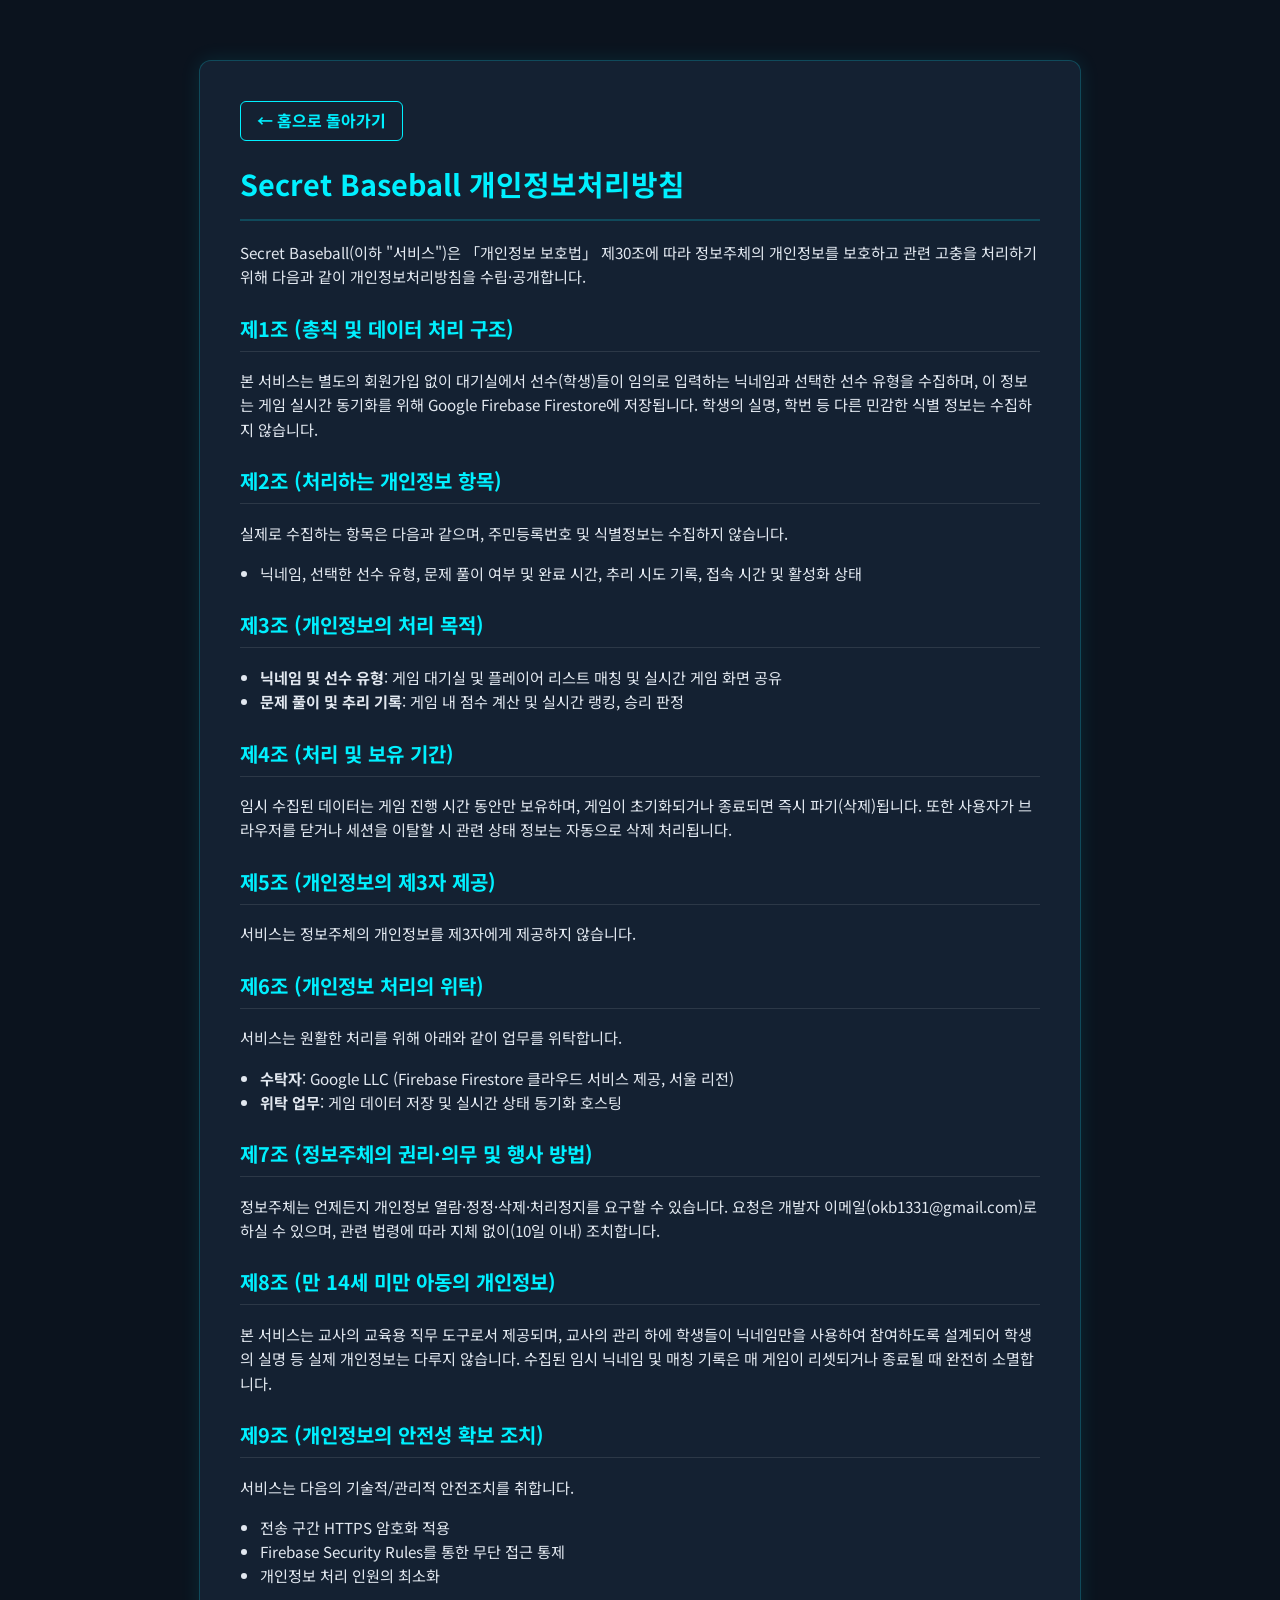
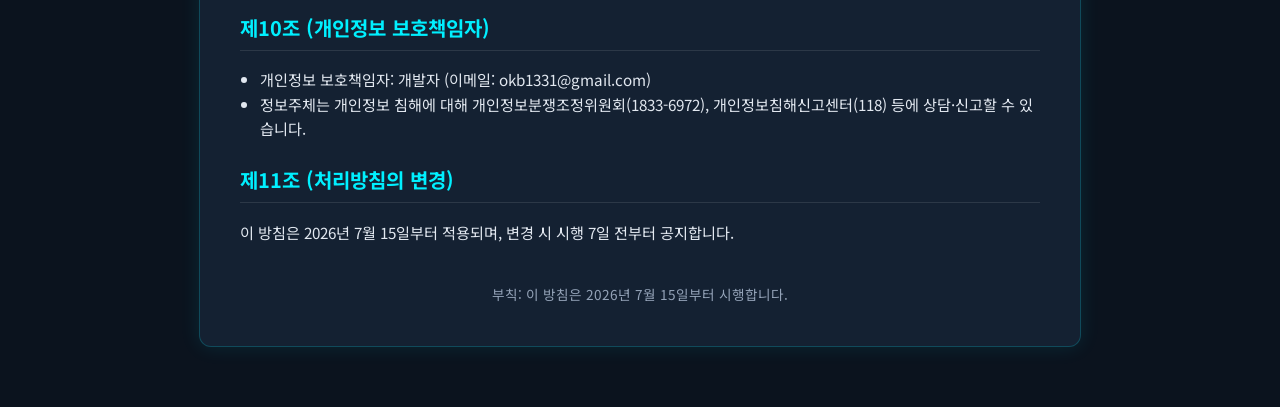
<file: privacy.html>
<!DOCTYPE html>
<html lang="ko">
<head>
  <meta charset="UTF-8">
  <meta name="viewport" content="width=device-width, initial-scale=1.0">
  <title>Secret Baseball - 개인정보처리방침</title>
  <link rel="preconnect" href="https://fonts.googleapis.com">
  <link rel="preconnect" href="https://fonts.gstatic.com" crossorigin>
  <link href="https://fonts.googleapis.com/css2?family=Noto+Sans+KR:wght@300;400;700;900&display=swap" rel="stylesheet">
  <style>
    :root {
      --bg-color: #0b131e;
      --card-bg: #142132;
      --text-color: #e2e8f0;
      --text-dim: #94a3b8;
      --primary-color: #00f0ff;
      --border-color: rgba(0, 240, 255, 0.2);
    }
    body {
      font-family: 'Noto Sans KR', sans-serif;
      background-color: var(--bg-color);
      color: var(--text-color);
      line-height: 1.6;
      margin: 0;
      padding: 20px;
    }
    .container {
      max-width: 800px;
      margin: 40px auto;
      background-color: var(--card-bg);
      padding: 40px;
      border-radius: 12px;
      border: 1px solid var(--border-color);
      box-shadow: 0 0 20px rgba(0, 240, 255, 0.1);
    }
    h1 {
      color: var(--primary-color);
      border-bottom: 2px solid var(--border-color);
      padding-bottom: 12px;
      font-size: 1.8rem;
      margin-top: 0;
    }
    h2 {
      color: var(--primary-color);
      font-size: 1.25rem;
      margin-top: 24px;
      border-bottom: 1px solid rgba(255, 255, 255, 0.1);
      padding-bottom: 6px;
    }
    p, li {
      color: var(--text-color);
      font-size: 0.95rem;
    }
    ul {
      padding-left: 20px;
    }
    .footer {
      margin-top: 40px;
      text-align: center;
      font-size: 0.85rem;
      color: var(--text-dim);
    }
    .back-btn {
      display: inline-block;
      margin-bottom: 20px;
      color: var(--primary-color);
      text-decoration: none;
      font-weight: bold;
      border: 1px solid var(--primary-color);
      padding: 6px 16px;
      border-radius: 6px;
      transition: all 0.3s ease;
    }
    .back-btn:hover {
      background-color: var(--primary-color);
      color: #000;
    }
  </style>
</head>
<body>
  <div class="container">
    <a href="./index.html" class="back-btn">← 홈으로 돌아가기</a>
    <h1>Secret Baseball 개인정보처리방침</h1>
    <p>Secret Baseball(이하 "서비스")은 「개인정보 보호법」 제30조에 따라 정보주체의 개인정보를 보호하고 관련 고충을 처리하기 위해 다음과 같이 개인정보처리방침을 수립·공개합니다.</p>

    <h2>제1조 (총칙 및 데이터 처리 구조)</h2>
    <p>본 서비스는 별도의 회원가입 없이 대기실에서 선수(학생)들이 임의로 입력하는 닉네임과 선택한 선수 유형을 수집하며, 이 정보는 게임 실시간 동기화를 위해 Google Firebase Firestore에 저장됩니다. 학생의 실명, 학번 등 다른 민감한 식별 정보는 수집하지 않습니다.</p>

    <h2>제2조 (처리하는 개인정보 항목)</h2>
    <p>실제로 수집하는 항목은 다음과 같으며, 주민등록번호 및 식별정보는 수집하지 않습니다.</p>
    <ul>
      <li>닉네임, 선택한 선수 유형, 문제 풀이 여부 및 완료 시간, 추리 시도 기록, 접속 시간 및 활성화 상태</li>
    </ul>

    <h2>제3조 (개인정보의 처리 목적)</h2>
    <ul>
      <li><strong>닉네임 및 선수 유형</strong>: 게임 대기실 및 플레이어 리스트 매칭 및 실시간 게임 화면 공유</li>
      <li><strong>문제 풀이 및 추리 기록</strong>: 게임 내 점수 계산 및 실시간 랭킹, 승리 판정</li>
    </ul>

    <h2>제4조 (처리 및 보유 기간)</h2>
    <p>임시 수집된 데이터는 게임 진행 시간 동안만 보유하며, 게임이 초기화되거나 종료되면 즉시 파기(삭제)됩니다. 또한 사용자가 브라우저를 닫거나 세션을 이탈할 시 관련 상태 정보는 자동으로 삭제 처리됩니다.</p>

    <h2>제5조 (개인정보의 제3자 제공)</h2>
    <p>서비스는 정보주체의 개인정보를 제3자에게 제공하지 않습니다.</p>

    <h2>제6조 (개인정보 처리의 위탁)</h2>
    <p>서비스는 원활한 처리를 위해 아래와 같이 업무를 위탁합니다.</p>
    <ul>
      <li><strong>수탁자</strong>: Google LLC (Firebase Firestore 클라우드 서비스 제공, 서울 리전)</li>
      <li><strong>위탁 업무</strong>: 게임 데이터 저장 및 실시간 상태 동기화 호스팅</li>
    </ul>

    <h2>제7조 (정보주체의 권리·의무 및 행사 방법)</h2>
    <p>정보주체는 언제든지 개인정보 열람·정정·삭제·처리정지를 요구할 수 있습니다. 요청은 개발자 이메일(okb1331@gmail.com)로 하실 수 있으며, 관련 법령에 따라 지체 없이(10일 이내) 조치합니다.</p>

    <h2>제8조 (만 14세 미만 아동의 개인정보)</h2>
    <p>본 서비스는 교사의 교육용 직무 도구로서 제공되며, 교사의 관리 하에 학생들이 닉네임만을 사용하여 참여하도록 설계되어 학생의 실명 등 실제 개인정보는 다루지 않습니다. 수집된 임시 닉네임 및 매칭 기록은 매 게임이 리셋되거나 종료될 때 완전히 소멸합니다.</p>

    <h2>제9조 (개인정보의 안전성 확보 조치)</h2>
    <p>서비스는 다음의 기술적/관리적 안전조치를 취합니다.</p>
    <ul>
      <li>전송 구간 HTTPS 암호화 적용</li>
      <li>Firebase Security Rules를 통한 무단 접근 통제</li>
      <li>개인정보 처리 인원의 최소화</li>
    </ul>

    <h2>제10조 (개인정보 보호책임자)</h2>
    <ul>
      <li>개인정보 보호책임자: 개발자 (이메일: okb1331@gmail.com)</li>
      <li>정보주체는 개인정보 침해에 대해 개인정보분쟁조정위원회(1833-6972), 개인정보침해신고센터(118) 등에 상담·신고할 수 있습니다.</li>
    </ul>

    <h2>제11조 (처리방침의 변경)</h2>
    <p>이 방침은 2026년 7월 15일부터 적용되며, 변경 시 시행 7일 전부터 공지합니다.</p>

    <div class="footer">
      부칙: 이 방침은 2026년 7월 15일부터 시행합니다.
    </div>
  </div>
</body>
</html>
</file>
